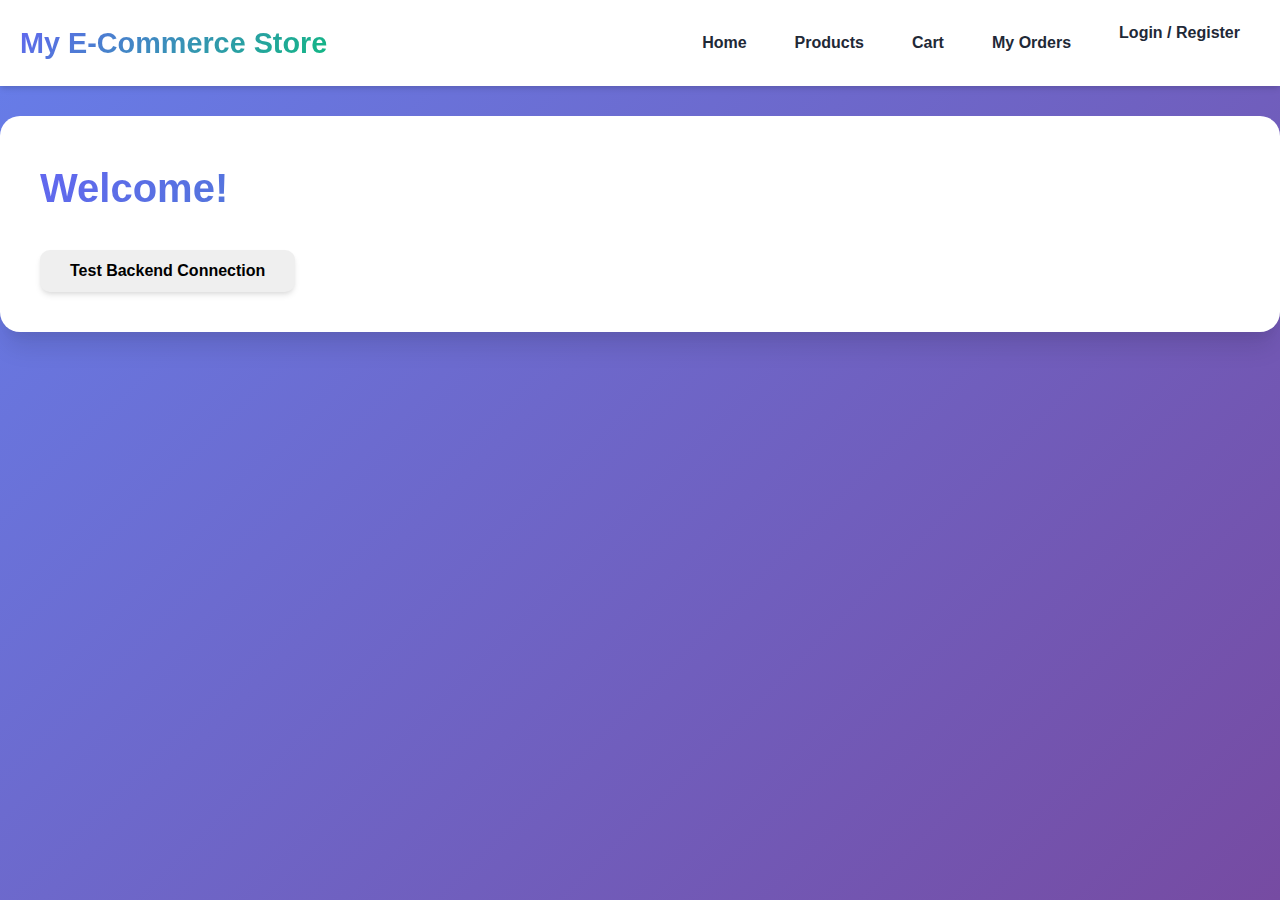
<file: frontend/index.html>
<!DOCTYPE html>
<html lang="en">
<head>
  <meta charset="UTF-8">
  <meta name="viewport" content="width=device-width, initial-scale=1.0">
  <title>E-Commerce Store</title>
  <link rel="stylesheet" href="css/style.css">
  <link rel="stylesheet" href="css/loading.css">
</head>
<body>
  
  <header>
  <div class="container">
    <div class="logo">
      <h1>My E-Commerce Store</h1>
    </div>
    
   <nav>
  <a href="index.html">Home</a>
  <a href="products.html">Products</a>
  <a href="cart.html" style="position: relative;">
    Cart
    <span id="cart-badge" class="cart-badge" style="display: none;">0</span>
  </a>
  <a href="orders.html">My Orders</a>
</nav>
  </div>
</header>

  
  <main>
    <h2>Welcome!</h2>
    <button onclick="testBackend()">Test Backend Connection</button>
    <div id="result"></div>
  </main>
  
  <script>
    async function testBackend() {
      try {
        const response = await fetch('http://127.0.0.1:3000/api/test');
        const data = await response.json();
        document.getElementById('result').innerHTML = 
          '<p style="color: green;">✅ ' + data.message + '</p>';
      } catch (error) {
        document.getElementById('result').innerHTML = 
          '<p style="color: red;">❌ Backend not reachable</p>';
      }
    }
  </script>
  <script src="js/auth-check.js"></script>
</body>
</html>
</file>
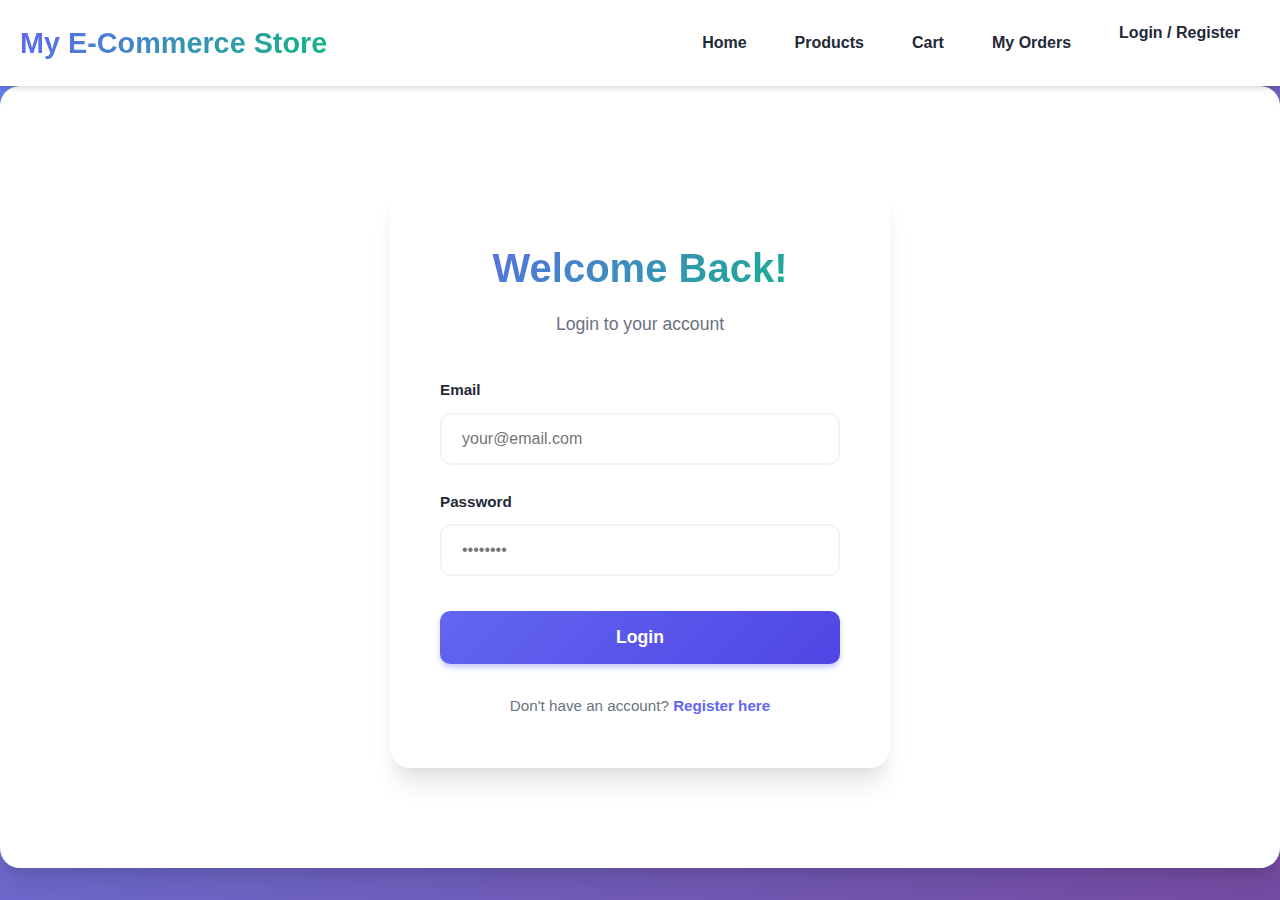
<file: frontend/admin.html>
<!DOCTYPE html>
<html lang="en">
<head>
  <meta charset="UTF-8">
  <meta name="viewport" content="width=device-width, initial-scale=1.0">
  <title>Admin Panel - My Store</title>
  <link rel="stylesheet" href="css/style.css">
  <link rel="stylesheet" href="css/admin.css">
</head>
<body>
  
  <header>
    <div class="container">
      <h1>Admin Panel</h1>
      <nav>
        <a href="index.html">View Store</a>
        <a href="admin.html">Manage Products</a>
      </nav>
    </div>
  </header>
  
  <main class="container">
    <div class="admin-container">
      
      <!-- Add New Product -->
      <div class="add-product-section">
        <h2>Add New Product</h2>
        
        <form id="add-product-form" enctype="multipart/form-data">
          <div class="form-group">
            <label>Product Name *</label>
            <input type="text" id="product-name" required>
          </div>
          
          <div class="form-group">
            <label>Description *</label>
            <textarea id="product-description" rows="3" required></textarea>
          </div>
          
          <div class="form-row">
            <div class="form-group">
              <label>Price ($) *</label>
              <input type="number" id="product-price" step="0.01" required>
            </div>
            
            <div class="form-group">
              <label>Stock *</label>
              <input type="number" id="product-stock" required>
            </div>
          </div>
          
          <div class="form-group">
            <label>Category *</label>
            <select id="product-category" required>
              <option value="">Select Category</option>
              <option value="Electronics">Electronics</option>
              <option value="Audio">Audio</option>
              <option value="Wearables">Wearables</option>
              <option value="Accessories">Accessories</option>
              <option value="Cameras">Cameras</option>
              <option value="Fashion">Fashion</option>
            </select>
          </div>
          
          <div class="form-group">
            <label>Product Image *</label>
            <input type="file" id="product-image" accept="image/*" required>
            <small>Accepted: JPG, PNG (Max 5MB)</small>
          </div>
          
          <div class="image-preview" id="image-preview"></div>
          
          <button type="submit" class="btn-add">Add Product</button>
        </form>
      </div>
      
      <!-- Existing Products -->
      <div class="products-list-section">
        <h2>Manage Products</h2>
        <div id="products-list">
          <p>Loading products...</p>
        </div>
      </div>
      
    </div>
  </main>
  
  <script>
    const API_URL = 'http://127.0.0.1:3000/api';
    
    // Preview image before upload
    document.getElementById('product-image').addEventListener('change', function(e) {
      const file = e.target.files[0];
      if (file) {
        const reader = new FileReader();
        reader.onload = function(event) {
          document.getElementById('image-preview').innerHTML = 
            `<img src="${event.target.result}" alt="Preview">`;
        };
        reader.readAsDataURL(file);
      }
    });
    
    // Add new product
    document.getElementById('add-product-form').addEventListener('submit', async (e) => {
      e.preventDefault();
      
      const name = document.getElementById('product-name').value;
      const description = document.getElementById('product-description').value;
      const price = document.getElementById('product-price').value;
      const stock = document.getElementById('product-stock').value;
      const category = document.getElementById('product-category').value;
      const imageFile = document.getElementById('product-image').files[0];
      
      if (!imageFile) {
        alert('Please select an image');
        return;
      }
      
      // Create image filename
      const imageKey = `products/${Date.now()}-${imageFile.name.replace(/\s/g, '-')}`;
      
      try {
        // First, upload image to S3 (we'll implement the upload endpoint)
        const formData = new FormData();
        formData.append('image', imageFile);
        formData.append('image_key', imageKey);
        
        const uploadResponse = await fetch(`${API_URL}/admin/upload-image`, {
          method: 'POST',
          body: formData
        });
        
        if (!uploadResponse.ok) {
          throw new Error('Image upload failed');
        }
        
        // Then, create product in database
        const productResponse = await fetch(`${API_URL}/admin/products`, {
          method: 'POST',
          headers: { 'Content-Type': 'application/json' },
          body: JSON.stringify({
            name,
            description,
            price: parseFloat(price),
            stock: parseInt(stock),
            category,
            image_key: imageKey
          })
        });
        
        if (productResponse.ok) {
          alert('Product added successfully!');
          document.getElementById('add-product-form').reset();
          document.getElementById('image-preview').innerHTML = '';
          loadProducts();
        } else {
          alert('Failed to add product');
        }
        
      } catch (error) {
        console.error('Error:', error);
        alert('Failed to add product: ' + error.message);
      }
    });
    
    // Load existing products
    async function loadProducts() {
      try {
        const response = await fetch(`${API_URL}/products`);
        const products = await response.json();
        
        displayProducts(products);
        
      } catch (error) {
        console.error('Error:', error);
        document.getElementById('products-list').innerHTML = 
          '<p style="color: red;">Failed to load products</p>';
      }
    }
    
    // Display products
    function displayProducts(products) {
      const container = document.getElementById('products-list');
      
      if (products.length === 0) {
        container.innerHTML = '<p>No products found</p>';
        return;
      }
      
      container.innerHTML = '';
      
      products.forEach(product => {
        const card = document.createElement('div');
        card.className = 'admin-product-card';
        
        card.innerHTML = `
          <img src="${product.imageUrl}" 
              onerror="this.src='https://via.placeholder.com/100?text=${encodeURIComponent(product.name)}'"
          <div class="product-details">
            <h3>${product.name}</h3>
            <p>${product.category}</p>
            <p class="price">$${product.price}</p>
          </div>
          <div class="product-stock">
            <label>Stock:</label>
            <input type="number" value="${product.stock}" 
                   onchange="updateStock(${product.id}, this.value)">
          </div>
          <div class="product-actions">
            <button onclick="editProduct(${product.id})" class="btn-edit">Edit</button>
            <button onclick="deleteProduct(${product.id})" class="btn-delete">Delete</button>
          </div>
        `;
        
        container.appendChild(card);
      });
    }
    
    // Update stock
    async function updateStock(productId, newStock) {
      try {
        const response = await fetch(`${API_URL}/admin/products/${productId}`, {
          method: 'PUT',
          headers: { 'Content-Type': 'application/json' },
          body: JSON.stringify({ stock: parseInt(newStock) })
        });
        
        if (response.ok) {
          alert('Stock updated!');
        } else {
          alert('Failed to update stock');
        }
        
      } catch (error) {
        console.error('Error:', error);
        alert('Failed to update stock');
      }
    }
    
    // Delete product
    async function deleteProduct(productId) {
      if (!confirm('Are you sure you want to delete this product?')) return;
      
      try {
        const response = await fetch(`${API_URL}/admin/products/${productId}`, {
          method: 'DELETE'
        });
        
        if (response.ok) {
          alert('Product deleted!');
          loadProducts();
        } else {
          alert('Failed to delete product');
        }
        
      } catch (error) {
        console.error('Error:', error);
        alert('Failed to delete product');
      }
    }
    
    // Load products on page load
    document.addEventListener('DOMContentLoaded', () => {
      loadProducts();
    });
  </script>
  <script src="js/auth-check.js"></script>
<script>
  // Check if user is admin before loading page
  document.addEventListener('DOMContentLoaded', () => {
    const user = JSON.parse(localStorage.getItem('user'));
    
    if (!user || !user.is_admin) {
      alert('Access denied! Admin privileges required.');
      window.location.href = 'login.html';
    }
  });
</script>
</body>
</html>
</file>
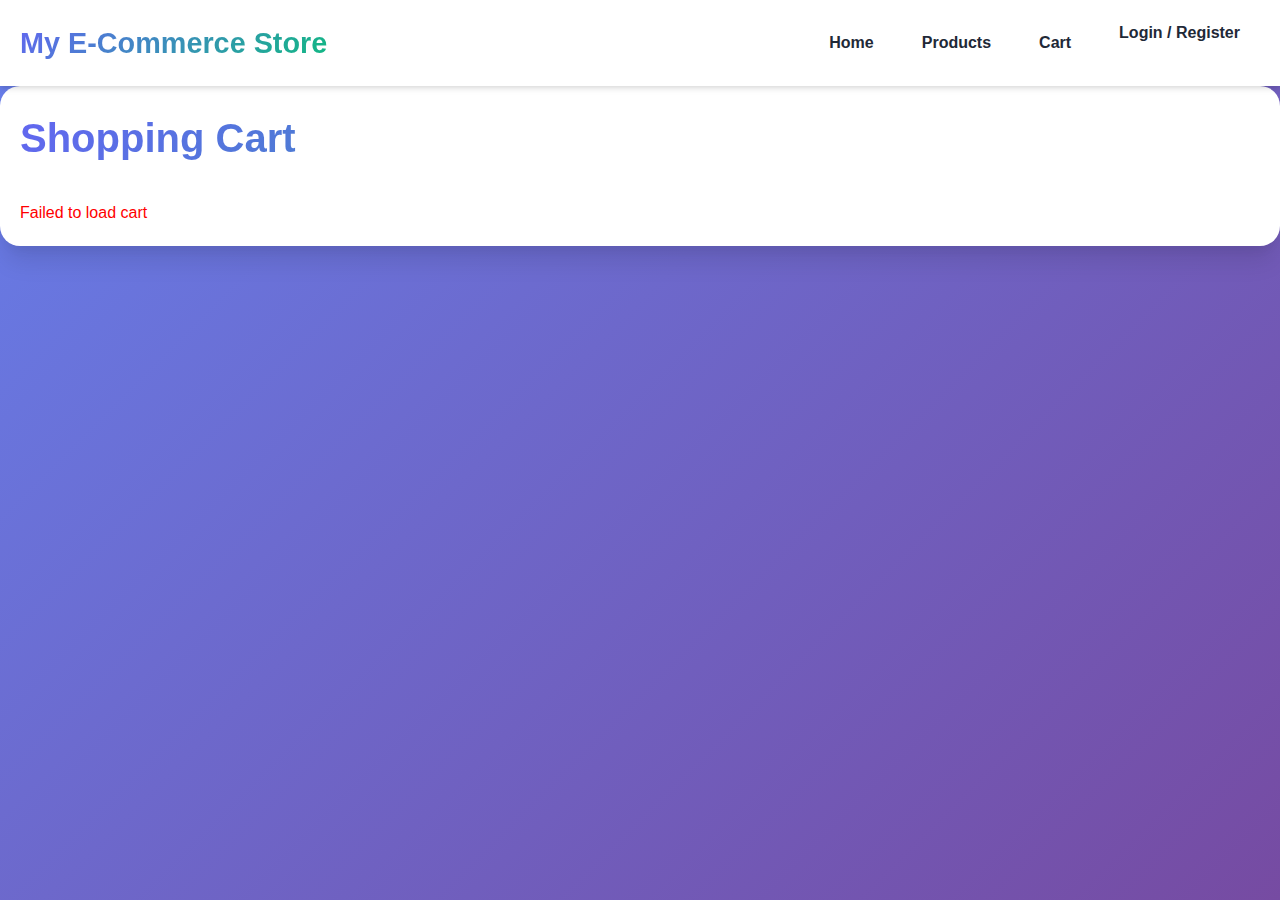
<file: frontend/cart.html>
<!DOCTYPE html>
<html lang="en">
<head>
  <meta charset="UTF-8">
  <meta name="viewport" content="width=device-width, initial-scale=1.0">
  <title>Shopping Cart - My Store</title>
  <link rel="stylesheet" href="css/style.css">
  <link rel="stylesheet" href="css/cart.css">
</head>
<body>
  
  <header>
    <div class="container">
      <h1>My E-Commerce Store</h1>
      <nav>
        <a href="index.html">Home</a>
        <a href="products.html">Products</a>
        <a href="cart.html">Cart</a>
      </nav>
    </div>
  </header>
  
  <main class="container">
    <h2>Shopping Cart</h2>
    
    <div id="cart-container">
      <p>Loading cart...</p>
    </div>
    
    <div id="cart-summary" style="display: none;">
      <div class="summary-box">
        <h3>Order Summary</h3>
        <div class="summary-row">
          <span>Subtotal:</span>
          <span id="subtotal">$0.00</span>
        </div>
        <div class="summary-row">
          <span>Shipping:</span>
          <span>$10.00</span>
        </div>
        <div class="summary-row total">
          <span>Total:</span>
          <span id="total">$0.00</span>
        </div>
        <button class="btn-checkout" onclick="checkout()">
          Proceed to Checkout
        </button>
      </div>
    </div>
  </main>
  
  <script>
    const API_URL = 'http://127.0.0.1:3000/api';
    const USER_ID = 'test_user'; // Temporary until we add authentication
    
    // Load cart
    async function loadCart() {
      try {
        const response = await fetch(`${API_URL}/cart?user_id=${USER_ID}`);
        const data = await response.json();
        
        displayCart(data);
        
      } catch (error) {
        console.error('Error loading cart:', error);
        document.getElementById('cart-container').innerHTML = 
          '<p style="color: red;">Failed to load cart</p>';
      }
    }
    
    // Display cart items
    function displayCart(data) {
      const container = document.getElementById('cart-container');
      
      if (data.items.length === 0) {
        container.innerHTML = `
          <div class="empty-cart">
            <p>Your cart is empty</p>
            <a href="products.html" class="btn-primary">Continue Shopping</a>
          </div>
        `;
        document.getElementById('cart-summary').style.display = 'none';
        return;
      }
      
      container.innerHTML = '';
      
      data.items.forEach(item => {
        const cartItem = document.createElement('div');
        cartItem.className = 'cart-item';
        
        cartItem.innerHTML = `
          <img src="${item.imageUrl}" 
          alt="${item.name}"
          onerror="this.src='https://via.placeholder.com/100?text=${encodeURIComponent(item.name)}'">
          <div class="item-details">
            <h3>${item.name}</h3>
            <p class="item-price">$${item.price}</p>
          </div>
          <div class="item-quantity">
            <button onclick="updateQuantity(${item.id}, ${item.quantity - 1})">-</button>
            <span>${item.quantity}</span>
            <button onclick="updateQuantity(${item.id}, ${item.quantity + 1})">+</button>
          </div>
          <div class="item-total">
            <p>$${(item.price * item.quantity).toFixed(2)}</p>
          </div>
          <button class="btn-remove" onclick="removeItem(${item.id})">Remove</button>
        `;
        
        container.appendChild(cartItem);
      });
      
      // Update summary
      document.getElementById('subtotal').textContent = `$${data.total.toFixed(2)}`;
      document.getElementById('total').textContent = `$${(data.total + 10).toFixed(2)}`;
      document.getElementById('cart-summary').style.display = 'block';
    }
    
    // Update quantity
    async function updateQuantity(cartId, newQuantity) {
      if (newQuantity < 1) {
        removeItem(cartId);
        return;
      }
      
      try {
        await fetch(`${API_URL}/cart/${cartId}`, {
          method: 'PUT',
          headers: { 'Content-Type': 'application/json' },
          body: JSON.stringify({ quantity: newQuantity })
        });
        
        loadCart(); // Reload cart
        
      } catch (error) {
        console.error('Error updating quantity:', error);
        alert('Failed to update quantity');
      }
    }
    
    // Remove item
    async function removeItem(cartId) {
      if (!confirm('Remove this item from cart?')) return;
      
      try {
        await fetch(`${API_URL}/cart/${cartId}`, {
          method: 'DELETE'
        });
        
        loadCart(); // Reload cart
        
      } catch (error) {
        console.error('Error removing item:', error);
        alert('Failed to remove item');
      }
    }
    
    // Checkout (placeholder)
 function checkout() {
  window.location.href = 'checkout.html';
}
    
    // Load cart on page load
    document.addEventListener('DOMContentLoaded', () => {
      loadCart();
    });
  </script>
  <script src="js/auth-check.js"></script>
</body>
</html>
</file>
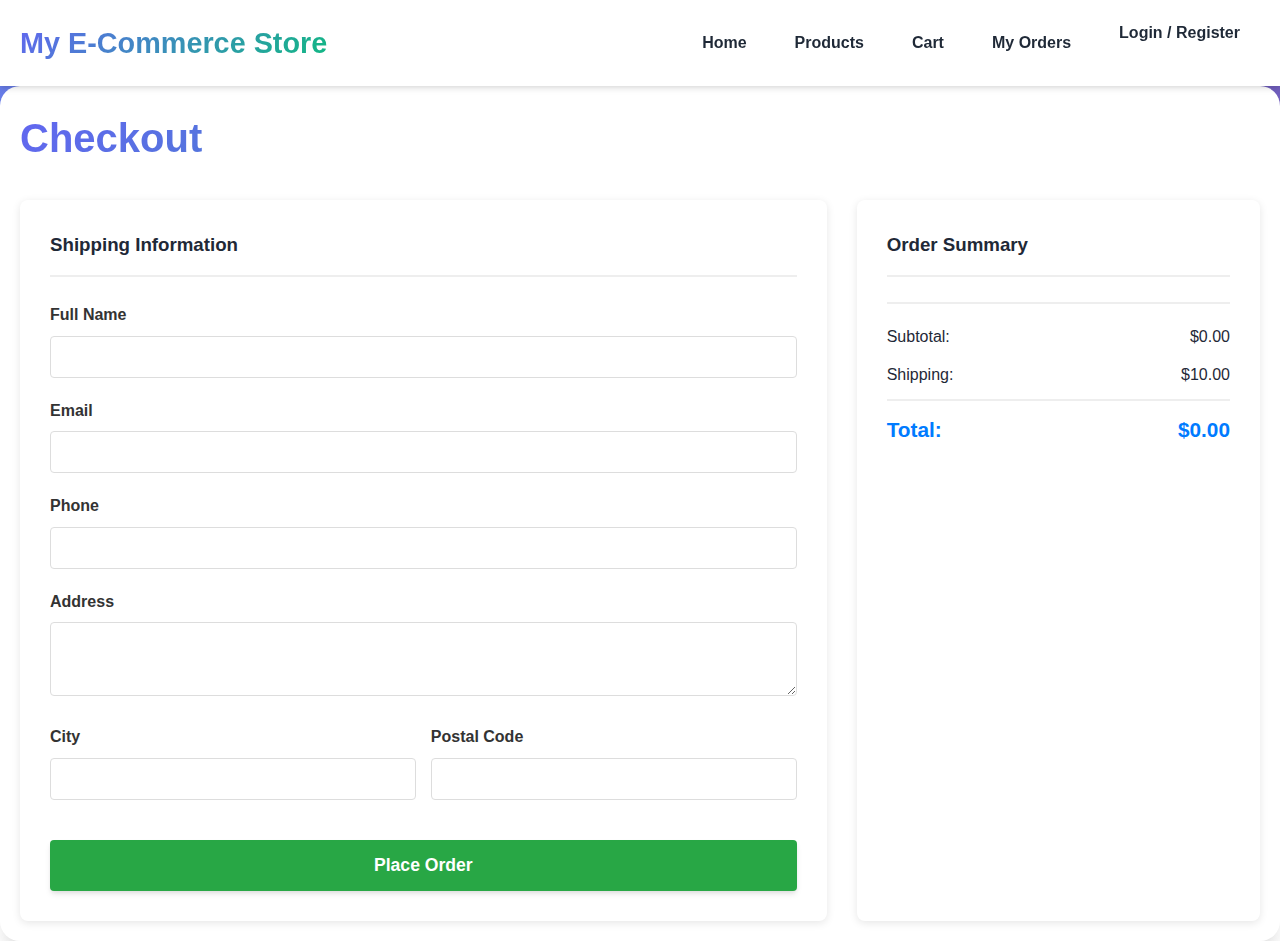
<file: frontend/checkout.html>
<!DOCTYPE html>
<html lang="en">
<head>
  <meta charset="UTF-8">
  <meta name="viewport" content="width=device-width, initial-scale=1.0">
  <title>Checkout - My Store</title>
  <link rel="stylesheet" href="css/style.css">
  <link rel="stylesheet" href="css/checkout.css">
  <link rel="stylesheet" href="css/loading.css">
</head>
<body>
  
  <header>
    <div class="container">
      <h1>My E-Commerce Store</h1>
     <nav>
  <a href="index.html">Home</a>
  <a href="products.html">Products</a>
  <a href="cart.html" style="position: relative;">
    Cart
    <span id="cart-badge" class="cart-badge" style="display: none;">0</span>
  </a>
  <a href="orders.html">My Orders</a>
</nav>
    </div>
  </header>
  
  <main class="container">
    <h2>Checkout</h2>
    
    <div class="checkout-container">
      <div class="checkout-form">
        <h3>Shipping Information</h3>
        <form id="checkout-form">
          <div class="form-group">
            <label>Full Name</label>
            <input type="text" id="name" required>
          </div>
          
          <div class="form-group">
            <label>Email</label>
            <input type="email" id="email" required>
          </div>
          
          <div class="form-group">
            <label>Phone</label>
            <input type="tel" id="phone" required>
          </div>
          
          <div class="form-group">
            <label>Address</label>
            <textarea id="address" rows="3" required></textarea>
          </div>
          
          <div class="form-row">
            <div class="form-group">
              <label>City</label>
              <input type="text" id="city" required>
            </div>
            
            <div class="form-group">
              <label>Postal Code</label>
              <input type="text" id="postal" required>
            </div>
          </div>
          
          <button type="submit" class="btn-place-order">Place Order</button>
        </form>
      </div>
      
      <div class="order-summary">
        <h3>Order Summary</h3>
        <div id="order-items"></div>
        <div class="summary-totals">
          <div class="summary-row">
            <span>Subtotal:</span>
            <span id="subtotal">$0.00</span>
          </div>
          <div class="summary-row">
            <span>Shipping:</span>
            <span>$10.00</span>
          </div>
          <div class="summary-row total">
            <span>Total:</span>
            <span id="total">$0.00</span>
          </div>
        </div>
      </div>
    </div>
  </main>
  
  <script>
    const API_URL = 'http://127.0.0.1:3000/api';
    const USER_ID = 'test_user';
    
    // Load cart summary
    async function loadCartSummary() {
      try {
        const response = await fetch(`${API_URL}/cart?user_id=${USER_ID}`);
        const data = await response.json();
        
        if (data.items.length === 0) {
          alert('Your cart is empty!');
          window.location.href = 'products.html';
          return;
        }
        
        displayOrderSummary(data);
        
      } catch (error) {
        console.error('Error:', error);
      }
    }
    
    // Display order summary
    function displayOrderSummary(data) {
      const container = document.getElementById('order-items');
      
      container.innerHTML = '';
      
      data.items.forEach(item => {
        const div = document.createElement('div');
        div.className = 'order-item';
        div.innerHTML = `
          <span>${item.name} x ${item.quantity}</span>
          <span>$${(item.price * item.quantity).toFixed(2)}</span>
        `;
        container.appendChild(div);
      });
      
      document.getElementById('subtotal').textContent = `$${data.total.toFixed(2)}`;
      document.getElementById('total').textContent = `$${(data.total + 10).toFixed(2)}`;
    }
    
    // Place order
    document.getElementById('checkout-form').addEventListener('submit', async (e) => {
      e.preventDefault();
      
      const name = document.getElementById('name').value;
      const email = document.getElementById('email').value;
      const phone = document.getElementById('phone').value;
      const address = document.getElementById('address').value;
      const city = document.getElementById('city').value;
      const postal = document.getElementById('postal').value;
      
      const shipping_address = `${name}\n${address}\n${city}, ${postal}\nPhone: ${phone}\nEmail: ${email}`;
      
      try {
        const response = await fetch(`${API_URL}/orders`, {
          method: 'POST',
          headers: { 'Content-Type': 'application/json' },
          body: JSON.stringify({
            user_id: USER_ID,
            shipping_address: shipping_address
          })
        });
        
        const result = await response.json();
        
        if (response.ok) {
          alert(`Order placed successfully! Order ID: ${result.order_id}`);
          window.location.href = `order-confirmation.html?id=${result.order_id}`;
        } else {
          alert(result.error || 'Failed to place order');
        }
        
      } catch (error) {
        console.error('Error:', error);
        alert('Failed to place order');
      }
    });
    
    // Load on page load
    document.addEventListener('DOMContentLoaded', () => {
      loadCartSummary();
    });
  </script>
  <script src="js/auth-check.js"></script>
</body>
</html>
</file>
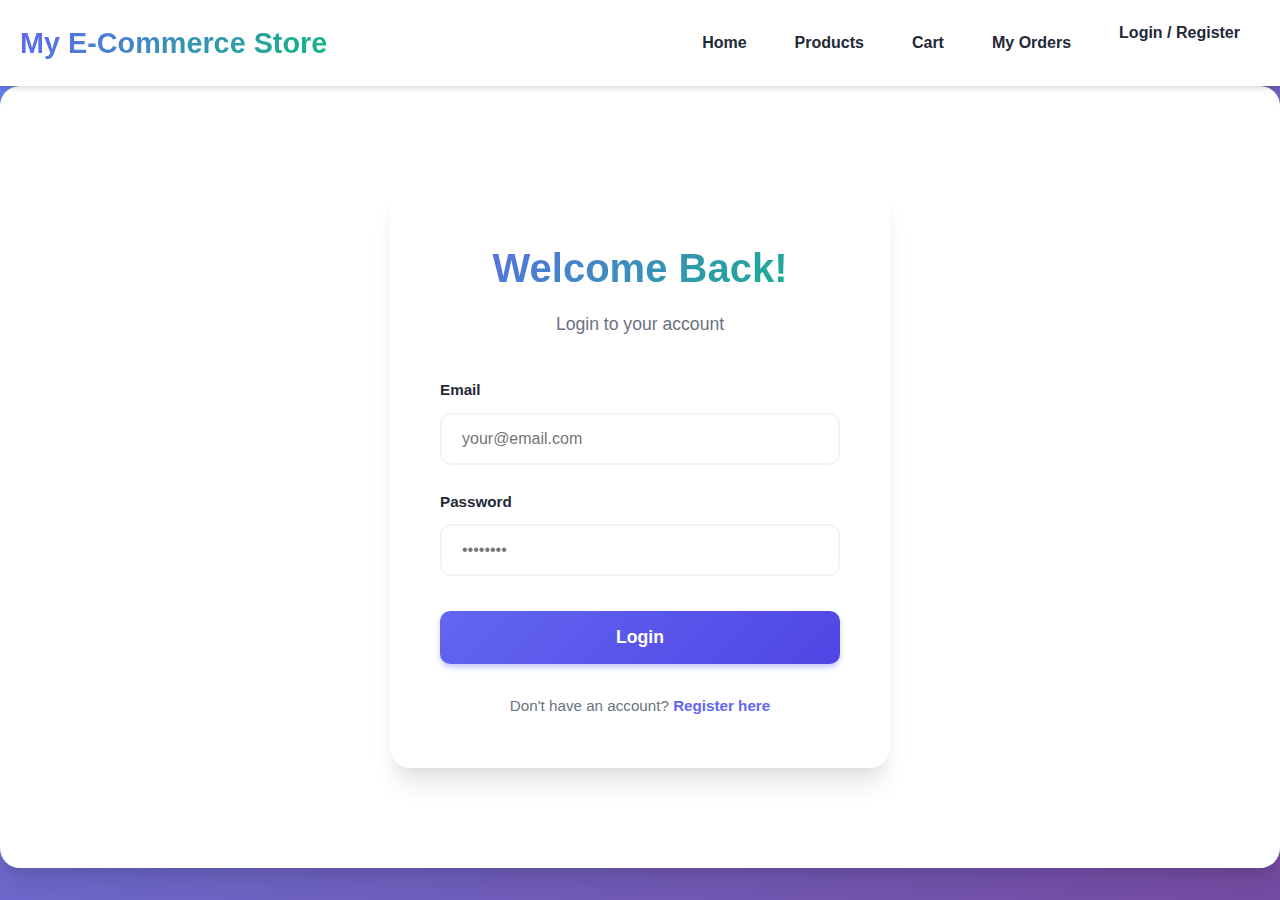
<file: frontend/login.html>
<!DOCTYPE html>
<html lang="en">
<head>
  <meta charset="UTF-8">
  <meta name="viewport" content="width=device-width, initial-scale=1.0">
  <title>Login - My Store</title>
  <link rel="stylesheet" href="css/style.css">
  <link rel="stylesheet" href="css/auth.css">
  <link rel="stylesheet" href="css/loading.css">
</head>
<body>
  
  <header>
    <div class="container">
      <h1>My E-Commerce Store</h1>
      <nav>
  <a href="index.html">Home</a>
  <a href="products.html">Products</a>
  <a href="cart.html" style="position: relative;">
    Cart
    <span id="cart-badge" class="cart-badge" style="display: none;">0</span>
  </a>
  <a href="orders.html">My Orders</a>
</nav>
    </div>
  </header>
  
  <main class="container">
    <div class="auth-container">
      
      <!-- Login Form -->
      <div id="login-section" class="auth-box">
        <h2>Welcome Back!</h2>
        <p class="subtitle">Login to your account</p>
        
        <form id="login-form">
          <div class="form-group">
            <label>Email</label>
            <input type="email" id="login-email" placeholder="your@email.com" required>
          </div>
          
          <div class="form-group">
            <label>Password</label>
            <input type="password" id="login-password" placeholder="••••••••" required>
          </div>
          
          <button type="submit" class="btn-submit">Login</button>
        </form>
        
        <p class="toggle-auth">
          Don't have an account? 
          <a href="#" onclick="showRegister()">Register here</a>
        </p>
      </div>
      
      <!-- Register Form -->
      <div id="register-section" class="auth-box" style="display: none;">
        <h2>Create Account</h2>
        <p class="subtitle">Join us today!</p>
        
        <form id="register-form">
          <div class="form-group">
            <label>Full Name</label>
            <input type="text" id="register-name" placeholder="John Doe" required>
          </div>
          
          <div class="form-group">
            <label>Email</label>
            <input type="email" id="register-email" placeholder="your@email.com" required>
          </div>
          
          <div class="form-group">
            <label>Password</label>
            <input type="password" id="register-password" placeholder="••••••••" 
                   minlength="6" required>
          </div>
          
          <div class="form-group">
            <label>Confirm Password</label>
            <input type="password" id="register-confirm" placeholder="••••••••" 
                   minlength="6" required>
          </div>
          
          <button type="submit" class="btn-submit">Create Account</button>
        </form>
        
        <p class="toggle-auth">
          Already have an account? 
          <a href="#" onclick="showLogin()">Login here</a>
        </p>
      </div>
      
    </div>
  </main>
  
  <script>
    const API_URL = 'http://127.0.0.1:3000/api';
    
    // Toggle between login and register
    function showRegister() {
      document.getElementById('login-section').style.display = 'none';
      document.getElementById('register-section').style.display = 'block';
    }
    
    function showLogin() {
      document.getElementById('register-section').style.display = 'none';
      document.getElementById('login-section').style.display = 'block';
    }
    
    // Check if already logged in
    if (localStorage.getItem('user')) {
      window.location.href = 'index.html';
    }
    
    // Login
    document.getElementById('login-form').addEventListener('submit', async (e) => {
      e.preventDefault();
      
      const email = document.getElementById('login-email').value;
      const password = document.getElementById('login-password').value;
      
      try {
        const response = await fetch(`${API_URL}/auth/login`, {
          method: 'POST',
          headers: { 'Content-Type': 'application/json' },
          body: JSON.stringify({ email, password })
        });
        
        const result = await response.json();
        
        if (response.ok) {
          // Save user info
          localStorage.setItem('user', JSON.stringify(result.user));
          localStorage.setItem('token', result.token);
          
          alert('Login successful!');
          window.location.href = 'index.html';
        } else {
          alert(result.error || 'Login failed');
        }
        
      } catch (error) {
        console.error('Error:', error);
        alert('Login failed. Please try again.');
      }
    });
    
    // Register
    document.getElementById('register-form').addEventListener('submit', async (e) => {
      e.preventDefault();
      
      const name = document.getElementById('register-name').value;
      const email = document.getElementById('register-email').value;
      const password = document.getElementById('register-password').value;
      const confirm = document.getElementById('register-confirm').value;
      
      if (password !== confirm) {
        alert('Passwords do not match!');
        return;
      }
      
      try {
        const response = await fetch(`${API_URL}/auth/register`, {
          method: 'POST',
          headers: { 'Content-Type': 'application/json' },
          body: JSON.stringify({ name, email, password })
        });
        
        const result = await response.json();
        
        if (response.ok) {
          // Save user info
          localStorage.setItem('user', JSON.stringify(result.user));
          localStorage.setItem('token', result.token);
          
          alert('Registration successful!');
          window.location.href = 'index.html';
        } else {
          alert(result.error || 'Registration failed');
        }
        
      } catch (error) {
        console.error('Error:', error);
        alert('Registration failed. Please try again.');
      }
    });
  </script>
  <script src="js/auth-check.js"></script>
</body>
</html>
</file>
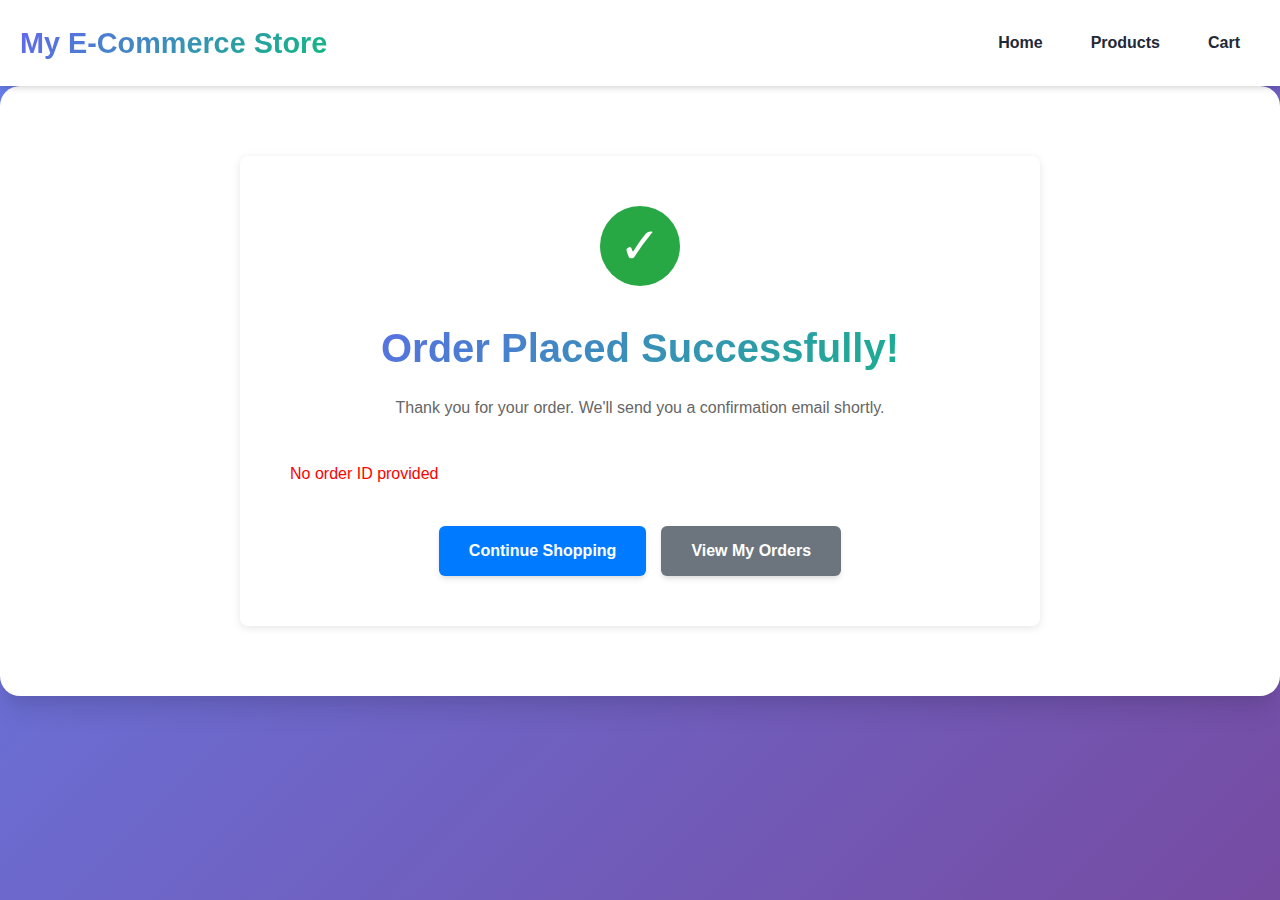
<file: frontend/order-confirmation.html>
<!DOCTYPE html>
<html lang="en">
<head>
  <meta charset="UTF-8">
  <meta name="viewport" content="width=device-width, initial-scale=1.0">
  <title>Order Confirmation - My Store</title>
  <link rel="stylesheet" href="css/style.css">
  <link rel="stylesheet" href="css/order.css">
</head>
<body>
  
  <header>
    <div class="container">
      <h1>My E-Commerce Store</h1>
      <nav>
        <a href="index.html">Home</a>
        <a href="products.html">Products</a>
        <a href="cart.html">Cart</a>
      </nav>
    </div>
  </header>
  
  <main class="container">
    <div class="confirmation-box">
      <div class="success-icon">✓</div>
      <h2>Order Placed Successfully!</h2>
      <p>Thank you for your order. We'll send you a confirmation email shortly.</p>
      
      <div id="order-details">
        <p>Loading order details...</p>
      </div>
      
      <div class="actions">
        <a href="products.html" class="btn-primary">Continue Shopping</a>
        <a href="orders.html" class="btn-secondary">View My Orders</a>
      </div>
    </div>
  </main>
  
  <script>
    const API_URL = 'http://127.0.0.1:3000/api';
    
    async function loadOrderDetails() {
      const urlParams = new URLSearchParams(window.location.search);
      const orderId = urlParams.get('id');
      
      if (!orderId) {
        document.getElementById('order-details').innerHTML = 
          '<p style="color: red;">No order ID provided</p>';
        return;
      }
      
      try {
        const response = await fetch(`${API_URL}/orders/${orderId}`);
        const order = await response.json();
        
        displayOrderDetails(order);
        
      } catch (error) {
        console.error('Error:', error);
        document.getElementById('order-details').innerHTML = 
          '<p style="color: red;">Failed to load order details</p>';
      }
    }
    
    function displayOrderDetails(order) {
      const container = document.getElementById('order-details');
      
      let itemsHtml = '';
      order.items.forEach(item => {
        itemsHtml += `
          <div class="order-item">
            <img src="https://via.placeholder.com/60?text=${encodeURIComponent(item.name)}" alt="${item.name}">
            <div class="item-info">
              <h4>${item.name}</h4>
              <p>Quantity: ${item.quantity}</p>
            </div>
            <div class="item-price">$${(item.price * item.quantity).toFixed(2)}</div>
          </div>
        `;
      });
      
      container.innerHTML = `
        <div class="order-info">
          <div class="info-row">
            <span>Order ID:</span>
            <span>#${order.id}</span>
          </div>
          <div class="info-row">
            <span>Order Date:</span>
            <span>${new Date(order.created_at).toLocaleDateString()}</span>
          </div>
          <div class="info-row">
            <span>Status:</span>
            <span class="status-badge">${order.status}</span>
          </div>
          <div class="info-row">
            <span>Total Amount:</span>
            <span class="total-amount">$${parseFloat(order.total_amount).toFixed(2)}</span>
          </div>
        </div>
        
        <div class="order-items-list">
          <h3>Order Items</h3>
          ${itemsHtml}
        </div>
        
        <div class="shipping-info">
          <h3>Shipping Address</h3>
          <pre>${order.shipping_address}</pre>
        </div>
      `;
    }
    
    document.addEventListener('DOMContentLoaded', () => {
      loadOrderDetails();
    });
  </script>
  
</body>
</html>
</file>
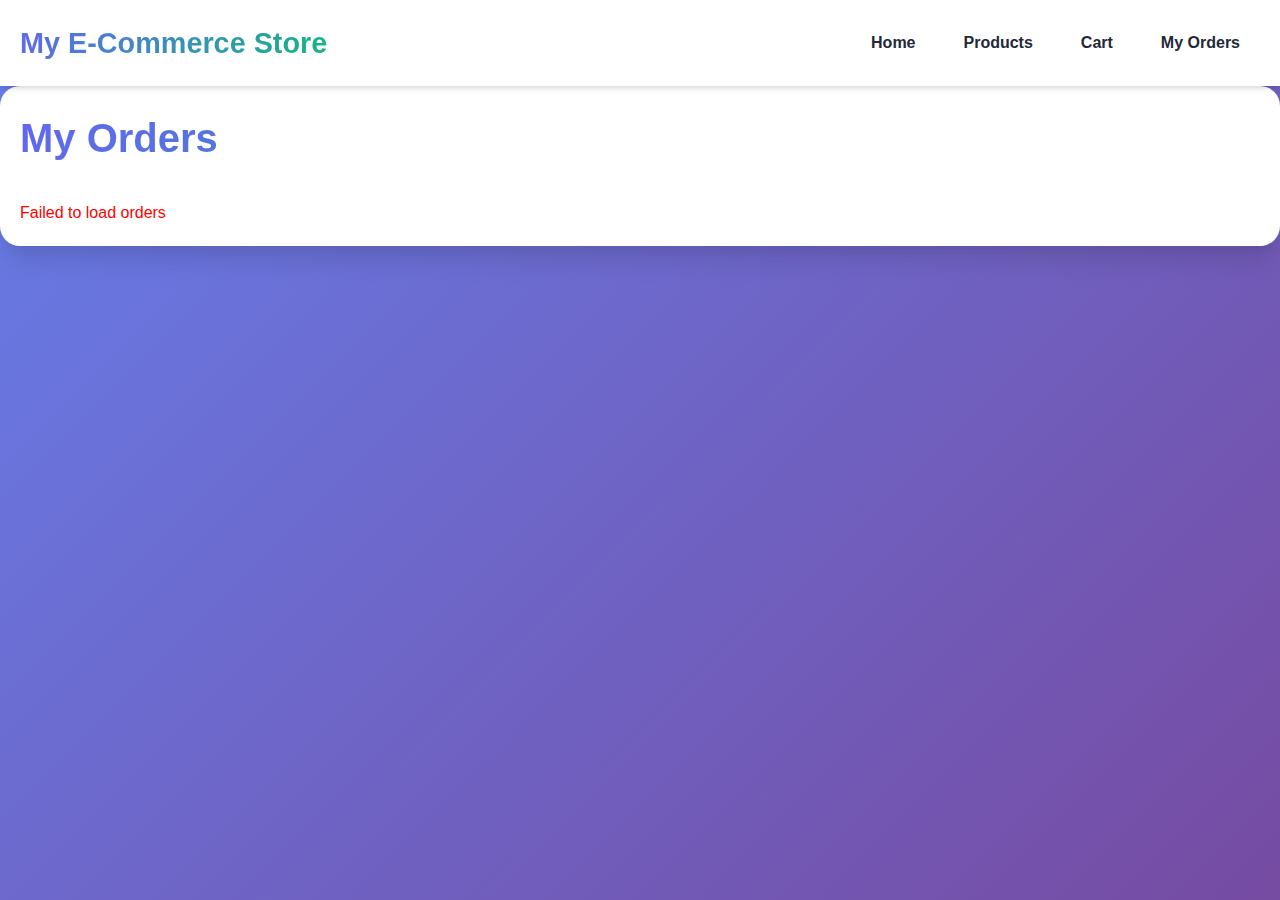
<file: frontend/orders.html>
<!DOCTYPE html>
<html lang="en">
<head>
  <meta charset="UTF-8">
  <meta name="viewport" content="width=device-width, initial-scale=1.0">
  <title>My Orders - My Store</title>
  <link rel="stylesheet" href="css/style.css">
  <link rel="stylesheet" href="css/order.css">
</head>
<body>
  
  <header>
    <div class="container">
      <h1>My E-Commerce Store</h1>
      <nav>
        <a href="index.html">Home</a>
        <a href="products.html">Products</a>
        <a href="cart.html">Cart</a>
        <a href="orders.html">My Orders</a>
      </nav>
    </div>
  </header>
  
  <main class="container">
    <h2>My Orders</h2>
    
    <div id="orders-container">
      <p>Loading orders...</p>
    </div>
  </main>
  
  <script>
    const API_URL = 'http://127.0.0.1:3000/api';
    const USER_ID = 'test_user';
    
    async function loadOrders() {
      try {
        const response = await fetch(`${API_URL}/orders?user_id=${USER_ID}`);
        const orders = await response.json();
        
        displayOrders(orders);
        
      } catch (error) {
        console.error('Error:', error);
        document.getElementById('orders-container').innerHTML = 
          '<p style="color: red;">Failed to load orders</p>';
      }
    }
    
    function displayOrders(orders) {
      const container = document.getElementById('orders-container');
      
      if (orders.length === 0) {
        container.innerHTML = `
          <div class="empty-orders">
            <p>You haven't placed any orders yet.</p>
            <a href="products.html" class="btn-primary">Start Shopping</a>
          </div>
        `;
        return;
      }
      
      container.innerHTML = '';
      
      orders.forEach(order => {
        const orderCard = document.createElement('div');
        orderCard.className = 'order-card';
        
        orderCard.innerHTML = `
          <div class="order-header">
            <div>
              <h3>Order #${order.id}</h3>
              <p class="order-date">${new Date(order.created_at).toLocaleDateString()}</p>
            </div>
            <div class="order-status">
              <span class="status-badge ${order.status}">${order.status}</span>
            </div>
          </div>
          
          <div class="order-body">
            <div class="order-total">
              <span>Total:</span>
              <span class="amount">$${parseFloat(order.total_amount).toFixed(2)}</span>
            </div>
            <button onclick="viewOrder(${order.id})" class="btn-view">View Details</button>
          </div>
        `;
        
        container.appendChild(orderCard);
      });
    }
    
    function viewOrder(orderId) {
      window.location.href = `order-confirmation.html?id=${orderId}`;
    }
    
    document.addEventListener('DOMContentLoaded', () => {
      loadOrders();
    });
  </script>
  
</body>
</html>
</file>
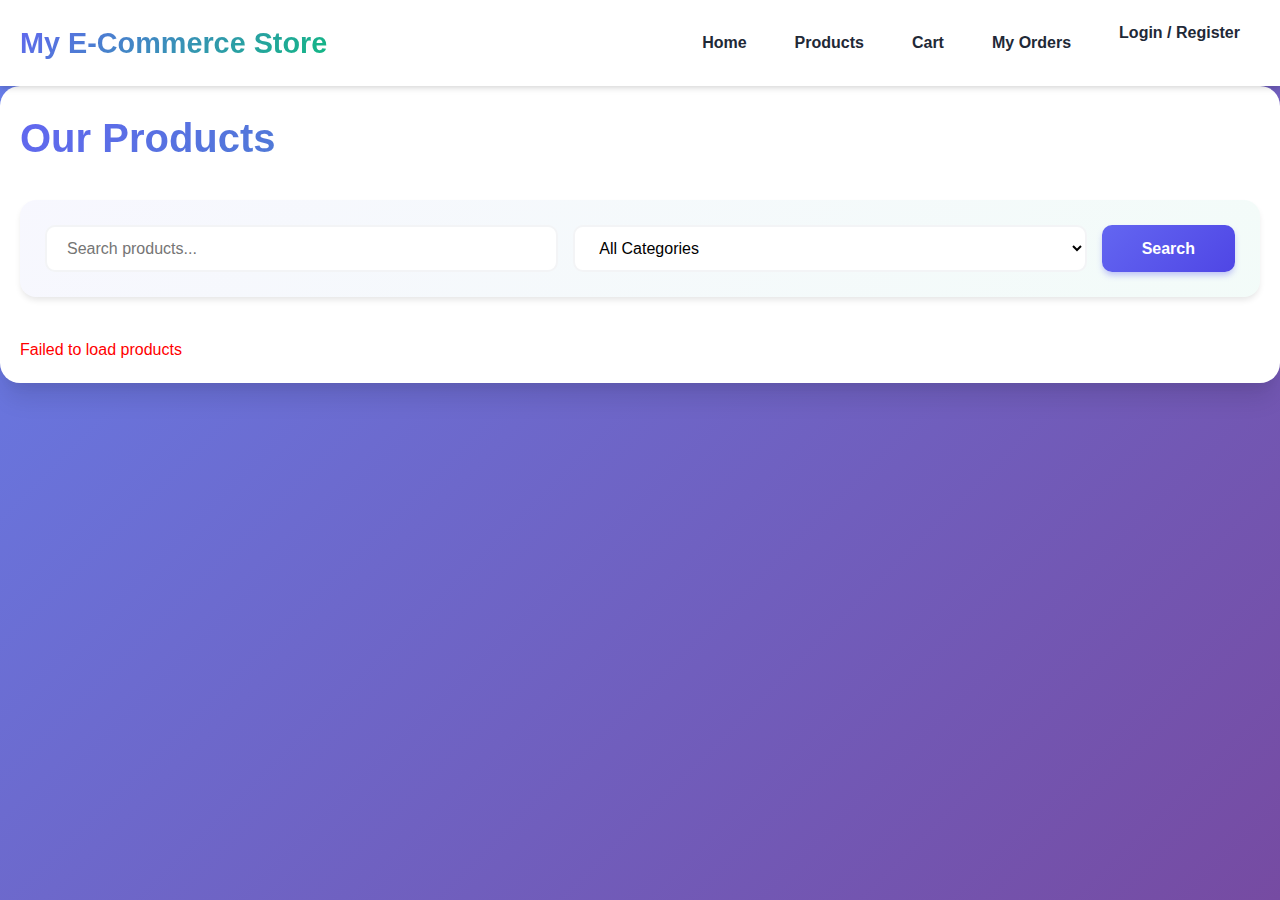
<file: frontend/products.html>
<!DOCTYPE html>
<html lang="en">
<head>
  <meta charset="UTF-8">
  <meta name="viewport" content="width=device-width, initial-scale=1.0">
  <title>Products - My Store</title>
  <link rel="stylesheet" href="css/style.css">
  <link rel="stylesheet" href="css/products.css">
  <link rel="stylesheet" href="css/loading.css">
</head>
<body>
  
  <header>
    <div class="container">
      <h1>My E-Commerce Store</h1>
      <nav>
  <a href="index.html">Home</a>
  <a href="products.html">Products</a>
  <a href="cart.html" style="position: relative;">
    Cart
    <span id="cart-badge" class="cart-badge" style="display: none;">0</span>
  </a>
  <a href="orders.html">My Orders</a>
</nav>
    </div>
  </header>
  
  <main class="container">
    <h2>Our Products</h2>
    
    <!-- Filters -->
    <div class="filters">
      <input type="text" id="search-input" placeholder="Search products...">
      
      <select id="category-filter">
        <option value="">All Categories</option>
        <option value="Electronics">Electronics</option>
        <option value="Audio">Audio</option>
        <option value="Wearables">Wearables</option>
        <option value="Accessories">Accessories</option>
        <option value="Cameras">Cameras</option>
        <option value="Fashion">Fashion</option>
      </select>
      
      <button onclick="applyFilters()">Search</button>
    </div>
    
    <!-- Products Grid -->
    <div id="products-container" class="products-grid">
      <p>Loading products...</p>
    </div>
  </main>
  
  <script>
    const API_URL = 'http://127.0.0.1:3000/api';

    // Load categories dynamically
    async function loadCategories() {
      try {
        const response = await fetch(`${API_URL}/categories`);
         const categories = await response.json();
    
        const select = document.getElementById('category-filter');
    
        // Clear existing options except "All Categories"
         select.innerHTML = '<option value="">All Categories</option>';
    
       // Add categories from database
        categories.forEach(category => {
          const option = document.createElement('option');
           option.value = category;
           option.textContent = category;
          select.appendChild(option);
    });
    
  } catch (error) {
    console.error('Error loading categories:', error);
  }
}

    // Call on page load
      document.addEventListener('DOMContentLoaded', () => {
      loadProducts();
      loadCategories(); // Add this line
      updateCartCount();
});

    
      // Show loading skeleton
function showLoading() {
  const container = document.getElementById('products-container');
  container.innerHTML = '';
  
  // Create 6 skeleton cards
  for (let i = 0; i < 6; i++) {
    const skeleton = document.createElement('div');
    skeleton.className = 'skeleton-card';
    skeleton.innerHTML = `
      <div class="skeleton-image"></div>
      <div style="padding: 20px;">
        <div class="skeleton-text title"></div>
        <div class="skeleton-text description"></div>
        <div class="skeleton-text description"></div>
        <div class="skeleton-text price"></div>
      </div>
    `;
    container.appendChild(skeleton);
  }
}

// Update loadProducts to use it
async function loadProducts(filters = {}) {
  try {
    showLoading(); // Show skeleton
    
    const params = new URLSearchParams(filters);
    const url = `${API_URL}/products?${params}`;
    
    const response = await fetch(url);
    const products = await response.json();
    
    displayProducts(products);
    
  } catch (error) {
    console.error('Error loading products:', error);
    document.getElementById('products-container').innerHTML = 
      '<div class="error-message">Failed to load products. Please try again.</div>';
  }
}
    
    // Load products on page load
    async function loadProducts(filters = {}) {
      try {
        // Build query string
        const params = new URLSearchParams(filters);
        const url = `${API_URL}/products?${params}`;
        
        const response = await fetch(url);
        const products = await response.json();
        
        displayProducts(products);
        
      } catch (error) {
        console.error('Error loading products:', error);
        document.getElementById('products-container').innerHTML = 
          '<p style="color: red;">Failed to load products</p>';
      }
    }
    
    // Display products in grid
    function displayProducts(products) {
  const container = document.getElementById('products-container');
  
  if (products.length === 0) {
    container.innerHTML = '<p>No products found</p>';
    return;
  }
  
  container.innerHTML = '';
  
  products.forEach(product => {
    const card = document.createElement('div');
    card.className = 'product-card';
    
    card.innerHTML = `
      <img src="${product.imageUrl}" 
           alt="${product.name}"
           onerror="this.src='https://via.placeholder.com/300x200?text=${encodeURIComponent(product.name)}'">
      <div class="product-info">
        <h3>${product.name}</h3>
        <p class="description">${product.description || ''}</p>
        <div class="product-footer">
          <span class="price">$${product.price}</span>
          <span class="stock">Stock: ${product.stock}</span>
        </div>
        ${product.stock > 0 ? 
          `<button class="btn-primary" onclick="addToCart(${product.id})">Add to Cart</button>` :
          `<button class="btn-primary" disabled style="opacity: 0.5;">Out of Stock</button>`
        }
      </div>
    `;
    
    container.appendChild(card);
  });
}
    
    // Apply filters
    function applyFilters() {
      const search = document.getElementById('search-input').value;
      const category = document.getElementById('category-filter').value;
      
      const filters = {};
      if (search) filters.search = search;
      if (category) filters.category = category;
      
      loadProducts(filters);
    }
    
    // Add to cart (placeholder)
    async function addToCart(productId) {
  try {
    const response = await fetch(`${API_URL}/cart`, {
      method: 'POST',
      headers: { 'Content-Type': 'application/json' },
      body: JSON.stringify({
        user_id: 'test_user',
        product_id: productId,
        quantity: 1
      })
    });
    
    if (response.ok) {
      alert('Product added to cart!');
    } else {
      alert('Failed to add to cart');
    }
    
  } catch (error) {
    console.error('Error:', error);
    alert('Failed to add to cart');
  }
}
    
    // Load products when page loads
    document.addEventListener('DOMContentLoaded', () => {
      loadProducts();
    });
  </script>
  <script src="js/auth-check.js"></script>
</body>
</html>
</file>
<file: frontend/css/style.css>
* {
  margin: 0;
  padding: 0;
  box-sizing: border-box;
}

:root {
  --primary: #6366f1;
  --primary-dark: #4f46e5;
  --secondary: #10b981;
  --danger: #ef4444;
  --dark: #1f2937;
  --gray: #6b7280;
  --light-gray: #f3f4f6;
  --white: #ffffff;
  --shadow: 0 4px 6px -1px rgba(0, 0, 0, 0.1), 0 2px 4px -1px rgba(0, 0, 0, 0.06);
  --shadow-lg: 0 20px 25px -5px rgba(0, 0, 0, 0.1), 0 10px 10px -5px rgba(0, 0, 0, 0.04);
}

body {
  font-family: 'Segoe UI', Tahoma, Geneva, Verdana, sans-serif;
  background: linear-gradient(135deg, #667eea 0%, #764ba2 100%);
  background-attachment: fixed;
  min-height: 100vh;
  color: var(--dark);
  line-height: 1.6;
}

/* Header */
header {
  background: var(--white);
  box-shadow: var(--shadow);
  position: sticky;
  top: 0;
  z-index: 1000;
}

header .container {
  max-width: 1400px;
  margin: 0 auto;
  padding: 20px;
  display: flex;
  justify-content: space-between;
  align-items: center;
}

header h1 {
  background: linear-gradient(135deg, var(--primary), var(--secondary));
  -webkit-background-clip: text;
  -webkit-text-fill-color: transparent;
  background-clip: text;
  font-size: 1.8rem;
  font-weight: 800;
}

nav {
  display: flex;
  gap: 8px;
}

nav a {
  color: var(--dark);
  text-decoration: none;
  padding: 10px 20px;
  border-radius: 8px;
  font-weight: 600;
  transition: all 0.3s;
  position: relative;
}

nav a::after {
  content: '';
  position: absolute;
  bottom: 0;
  left: 50%;
  transform: translateX(-50%);
  width: 0;
  height: 3px;
  background: linear-gradient(90deg, var(--primary), var(--secondary));
  transition: width 0.3s;
}

nav a:hover::after {
  width: 80%;
}

nav a:hover {
  color: var(--primary);
}

/* Container */
.container {
  max-width: 1400px;
  margin: 0 auto;
  padding: 20px;
}

/* Main Content */
main {
  background: var(--white);
  border-radius: 20px;
  padding: 40px;
  margin: 30px auto;
  box-shadow: var(--shadow-lg);
}

main h2 {
  font-size: 2.5rem;
  margin-bottom: 30px;
  background: linear-gradient(135deg, var(--primary), var(--secondary));
  -webkit-background-clip: text;
  -webkit-text-fill-color: transparent;
  background-clip: text;
  font-weight: 800;
}

/* Buttons */
button,
.btn-primary,
.btn-secondary {
  padding: 12px 30px;
  border: none;
  border-radius: 10px;
  font-weight: 600;
  font-size: 1rem;
  cursor: pointer;
  transition: all 0.3s;
  box-shadow: var(--shadow);
}

button:hover,
.btn-primary:hover,
.btn-secondary:hover {
  transform: translateY(-2px);
  box-shadow: var(--shadow-lg);
}

.btn-primary {
  background: linear-gradient(135deg, var(--primary), var(--primary-dark));
  color: var(--white);
}

.btn-secondary {
  background: var(--light-gray);
  color: var(--dark);
}

/* Hero Section */
.hero {
  text-align: center;
  padding: 80px 20px;
  background: linear-gradient(135deg, rgba(99, 102, 241, 0.1), rgba(16, 185, 129, 0.1));
  border-radius: 20px;
  margin: 20px 0 40px 0;
}

.hero h2 {
  font-size: 3.5rem;
  margin-bottom: 20px;
  background: linear-gradient(135deg, var(--primary), var(--secondary));
  -webkit-background-clip: text;
  -webkit-text-fill-color: transparent;
  background-clip: text;
}

.hero p {
  font-size: 1.3rem;
  color: var(--gray);
  margin-bottom: 30px;
}

/* Footer */
footer {
  background: var(--white);
  padding: 30px 20px;
  text-align: center;
  margin-top: 50px;
  box-shadow: 0 -4px 6px -1px rgba(0, 0, 0, 0.1);
}

footer p {
  color: var(--gray);
}

/* Loading */
.loading-spinner {
  border: 4px solid var(--light-gray);
  border-top: 4px solid var(--primary);
  border-radius: 50%;
  width: 50px;
  height: 50px;
  animation: spin 1s linear infinite;
  margin: 0 auto;
}

@keyframes spin {
  0% { transform: rotate(0deg); }
  100% { transform: rotate(360deg); }
}

/* Notification */
.notification {
  position: fixed;
  top: 20px;
  right: 20px;
  padding: 15px 25px;
  border-radius: 10px;
  color: var(--white);
  font-weight: 600;
  box-shadow: var(--shadow-lg);
  animation: slideIn 0.3s;
  z-index: 2000;
}

@keyframes slideIn {
  from {
    transform: translateX(400px);
    opacity: 0;
  }
  to {
    transform: translateX(0);
    opacity: 1;
  }
}

.notification-success {
  background: var(--secondary);
}

.notification-error {
  background: var(--danger);
}

/* Responsive */
@media (max-width: 768px) {
  header .container {
    flex-direction: column;
    gap: 15px;
  }
  
  nav {
    flex-wrap: wrap;
    justify-content: center;
  }
  
  .hero h2 {
    font-size: 2.5rem;
  }
  
  main {
    padding: 20px;
  }
}
</file>
<file: frontend/css/loading.css>
/* Loading Spinner */
.loading-container {
  display: flex;
  flex-direction: column;
  align-items: center;
  justify-content: center;
  padding: 60px 20px;
}

.spinner {
  border: 4px solid var(--light-gray);
  border-top: 4px solid var(--primary);
  border-radius: 50%;
  width: 50px;
  height: 50px;
  animation: spin 0.8s linear infinite;
}

@keyframes spin {
  0% { transform: rotate(0deg); }
  100% { transform: rotate(360deg); }
}

.loading-text {
  margin-top: 20px;
  color: var(--gray);
  font-size: 1.1rem;
  font-weight: 600;
}

/* Skeleton Loading for Products */
.skeleton-card {
  background: white;
  border-radius: 16px;
  overflow: hidden;
  box-shadow: 0 4px 6px rgba(0,0,0,0.1);
}

.skeleton-image {
  width: 100%;
  height: 250px;
  background: linear-gradient(90deg, #f0f0f0 25%, #e0e0e0 50%, #f0f0f0 75%);
  background-size: 200% 100%;
  animation: shimmer 1.5s infinite;
}

.skeleton-text {
  height: 20px;
  background: linear-gradient(90deg, #f0f0f0 25%, #e0e0e0 50%, #f0f0f0 75%);
  background-size: 200% 100%;
  animation: shimmer 1.5s infinite;
  border-radius: 4px;
  margin: 10px 20px;
}

.skeleton-text.title {
  height: 24px;
  width: 80%;
}

.skeleton-text.description {
  height: 16px;
  width: 95%;
}

.skeleton-text.price {
  height: 28px;
  width: 40%;
}

@keyframes shimmer {
  0% { background-position: -200% 0; }
  100% { background-position: 200% 0; }
}
</file>
<file: frontend/css/admin.css>
.admin-container {
  display: grid;
  grid-template-columns: 1fr 2fr;
  gap: 30px;
  margin-top: 30px;
}

.add-product-section,
.products-list-section {
  background: white;
  padding: 30px;
  border-radius: 8px;
  box-shadow: 0 2px 8px rgba(0,0,0,0.1);
}

.add-product-section h2,
.products-list-section h2 {
  margin: 0 0 25px 0;
  color: #333;
  padding-bottom: 15px;
  border-bottom: 2px solid #eee;
}

.form-group {
  margin-bottom: 20px;
}

.form-group label {
  display: block;
  margin-bottom: 8px;
  font-weight: 600;
  color: #333;
}

.form-group input,
.form-group textarea,
.form-group select {
  width: 100%;
  padding: 12px;
  border: 1px solid #ddd;
  border-radius: 4px;
  font-size: 14px;
}

.form-group small {
  display: block;
  margin-top: 5px;
  color: #666;
  font-size: 0.85rem;
}

.form-row {
  display: grid;
  grid-template-columns: 1fr 1fr;
  gap: 15px;
}

.image-preview {
  margin: 20px 0;
  text-align: center;
}

.image-preview img {
  max-width: 300px;
  max-height: 300px;
  border-radius: 8px;
  box-shadow: 0 2px 8px rgba(0,0,0,0.1);
}

.btn-add {
  width: 100%;
  padding: 15px;
  background: #28a745;
  color: white;
  border: none;
  border-radius: 6px;
  font-size: 1.1rem;
  font-weight: bold;
  cursor: pointer;
  margin-top: 20px;
}

.btn-add:hover {
  background: #218838;
}

/* Product Cards */
.admin-product-card {
  display: grid;
  grid-template-columns: 100px 1fr auto auto;
  gap: 20px;
  align-items: center;
  padding: 20px;
  border: 1px solid #ddd;
  border-radius: 8px;
  margin-bottom: 15px;
}

.admin-product-card img {
  width: 100px;
  height: 100px;
  object-fit: cover;
  border-radius: 6px;
}

.product-details h3 {
  margin: 0 0 8px 0;
  font-size: 1.1rem;
}

.product-details p {
  margin: 4px 0;
  color: #666;
}

.product-details .price {
  font-size: 1.2rem;
  font-weight: bold;
  color: #007bff;
}

.product-stock {
  display: flex;
  flex-direction: column;
  gap: 8px;
}

.product-stock label {
  font-size: 0.9rem;
  font-weight: 600;
}

.product-stock input {
  width: 80px;
  padding: 8px;
  border: 1px solid #ddd;
  border-radius: 4px;
  text-align: center;
}

.product-actions {
  display: flex;
  flex-direction: column;
  gap: 8px;
}

.btn-edit,
.btn-delete {
  padding: 8px 16px;
  border: none;
  border-radius: 4px;
  cursor: pointer;
  font-weight: 600;
}

.btn-edit {
  background: #007bff;
  color: white;
}

.btn-edit:hover {
  background: #0056b3;
}

.btn-delete {
  background: #dc3545;
  color: white;
}

.btn-delete:hover {
  background: #c82333;
}

@media (max-width: 1024px) {
  .admin-container {
    grid-template-columns: 1fr;
  }
  
  .admin-product-card {
    grid-template-columns: 80px 1fr;
    grid-template-rows: auto auto;
  }
  
  .product-stock,
  .product-actions {
    grid-column: 1 / -1;
    flex-direction: row;
    justify-content: flex-start;
  }
}
</file>
<file: frontend/css/cart.css>
.cart-item {
  display: grid;
  grid-template-columns: 100px 1fr auto auto auto;
  gap: 20px;
  align-items: center;
  padding: 20px;
  background: white;
  border-radius: 8px;
  margin-bottom: 15px;
  box-shadow: 0 2px 4px rgba(0,0,0,0.1);
}

.cart-item img {
  width: 100px;
  height: 100px;
  object-fit: cover;
  border-radius: 4px;
}

.item-details h3 {
  margin: 0 0 10px 0;
  font-size: 1.1rem;
}

.item-price {
  color: #666;
  font-size: 1rem;
}

.item-quantity {
  display: flex;
  align-items: center;
  gap: 10px;
}

.item-quantity button {
  width: 30px;
  height: 30px;
  border: 1px solid #ddd;
  background: white;
  border-radius: 4px;
  cursor: pointer;
  font-size: 18px;
}

.item-quantity button:hover {
  background: #f5f5f5;
}

.item-quantity span {
  min-width: 30px;
  text-align: center;
  font-weight: bold;
}

.item-total p {
  font-size: 1.3rem;
  font-weight: bold;
  color: #007bff;
  margin: 0;
}

.btn-remove {
  padding: 8px 16px;
  background: #dc3545;
  color: white;
  border: none;
  border-radius: 4px;
  cursor: pointer;
}

.btn-remove:hover {
  background: #c82333;
}

/* Cart Summary */
#cart-summary {
  position: sticky;
  top: 20px;
  margin-top: 30px;
}

.summary-box {
  background: white;
  padding: 30px;
  border-radius: 8px;
  box-shadow: 0 2px 8px rgba(0,0,0,0.1);
}

.summary-box h3 {
  margin: 0 0 20px 0;
  padding-bottom: 15px;
  border-bottom: 2px solid #eee;
}

.summary-row {
  display: flex;
  justify-content: space-between;
  margin-bottom: 15px;
  font-size: 1rem;
}

.summary-row.total {
  font-size: 1.3rem;
  font-weight: bold;
  padding-top: 15px;
  border-top: 2px solid #eee;
  margin-top: 15px;
}

.btn-checkout {
  width: 100%;
  padding: 15px;
  background: #28a745;
  color: white;
  border: none;
  border-radius: 4px;
  font-size: 1.1rem;
  font-weight: bold;
  cursor: pointer;
  margin-top: 20px;
}

.btn-checkout:hover {
  background: #218838;
}

/* Empty cart */
.empty-cart {
  text-align: center;
  padding: 60px 20px;
  background: white;
  border-radius: 8px;
}

.empty-cart p {
  font-size: 1.2rem;
  color: #666;
  margin-bottom: 20px;
}
</file>
<file: frontend/css/checkout.css>
.checkout-container {
  display: grid;
  grid-template-columns: 2fr 1fr;
  gap: 30px;
  margin-top: 30px;
}

.checkout-form,
.order-summary {
  background: white;
  padding: 30px;
  border-radius: 8px;
  box-shadow: 0 2px 8px rgba(0,0,0,0.1);
}

.checkout-form h3,
.order-summary h3 {
  margin: 0 0 25px 0;
  padding-bottom: 15px;
  border-bottom: 2px solid #eee;
}

.form-group {
  margin-bottom: 20px;
}

.form-group label {
  display: block;
  margin-bottom: 8px;
  font-weight: 600;
  color: #333;
}

.form-group input,
.form-group textarea {
  width: 100%;
  padding: 12px;
  border: 1px solid #ddd;
  border-radius: 4px;
  font-size: 14px;
}

.form-group input:focus,
.form-group textarea:focus {
  outline: none;
  border-color: #007bff;
}

.form-row {
  display: grid;
  grid-template-columns: 1fr 1fr;
  gap: 15px;
}

.btn-place-order {
  width: 100%;
  padding: 15px;
  background: #28a745;
  color: white;
  border: none;
  border-radius: 4px;
  font-size: 1.1rem;
  font-weight: bold;
  cursor: pointer;
  margin-top: 20px;
}

.btn-place-order:hover {
  background: #218838;
}

/* Order Summary */
.order-item {
  display: flex;
  justify-content: space-between;
  padding: 12px 0;
  border-bottom: 1px solid #eee;
}

.summary-totals {
  margin-top: 20px;
  padding-top: 20px;
  border-top: 2px solid #eee;
}

.summary-row {
  display: flex;
  justify-content: space-between;
  margin-bottom: 12px;
  font-size: 1rem;
}

.summary-row.total {
  font-size: 1.3rem;
  font-weight: bold;
  color: #007bff;
  padding-top: 12px;
  border-top: 2px solid #eee;
  margin-top: 12px;
}

@media (max-width: 768px) {
  .checkout-container {
    grid-template-columns: 1fr;
  }
  
  .form-row {
    grid-template-columns: 1fr;
  }
}
</file>
<file: frontend/css/auth.css>
.auth-container {
  max-width: 500px;
  margin: 80px auto;
}

.auth-box {
  background: var(--white);
  padding: 50px;
  border-radius: 20px;
  box-shadow: var(--shadow-lg);
  animation: fadeIn 0.5s;
}

@keyframes fadeIn {
  from {
    opacity: 0;
    transform: translateY(20px);
  }
  to {
    opacity: 1;
    transform: translateY(0);
  }
}

.auth-box h2 {
  font-size: 2.5rem;
  margin-bottom: 10px;
  background: linear-gradient(135deg, var(--primary), var(--secondary));
  -webkit-background-clip: text;
  -webkit-text-fill-color: transparent;
  background-clip: text;
  text-align: center;
}

.subtitle {
  text-align: center;
  color: var(--gray);
  margin-bottom: 40px;
  font-size: 1.1rem;
}

.form-group {
  margin-bottom: 25px;
}

.form-group label {
  display: block;
  margin-bottom: 10px;
  font-weight: 600;
  color: var(--dark);
  font-size: 0.95rem;
}

.form-group input {
  width: 100%;
  padding: 15px 20px;
  border: 2px solid var(--light-gray);
  border-radius: 10px;
  font-size: 1rem;
  transition: all 0.3s;
  background: var(--white);
}

.form-group input:focus {
  outline: none;
  border-color: var(--primary);
  box-shadow: 0 0 0 3px rgba(99, 102, 241, 0.1);
}

.btn-submit {
  width: 100%;
  padding: 16px;
  background: linear-gradient(135deg, var(--primary), var(--primary-dark));
  color: var(--white);
  border: none;
  border-radius: 10px;
  font-weight: 700;
  font-size: 1.1rem;
  cursor: pointer;
  transition: all 0.3s;
  box-shadow: 0 4px 6px -1px rgba(99, 102, 241, 0.4);
  margin-top: 10px;
}

.btn-submit:hover {
  transform: translateY(-2px);
  box-shadow: 0 10px 15px -3px rgba(99, 102, 241, 0.4);
}

.toggle-auth {
  text-align: center;
  margin-top: 30px;
  color: var(--gray);
  font-size: 0.95rem;
}

.toggle-auth a {
  color: var(--primary);
  text-decoration: none;
  font-weight: 600;
  transition: all 0.3s;
}

.toggle-auth a:hover {
  color: var(--primary-dark);
  text-decoration: underline;
}
</file>
<file: frontend/css/order.css>
/* Order Confirmation */
.confirmation-box {
  max-width: 800px;
  margin: 50px auto;
  background: white;
  padding: 50px;
  border-radius: 8px;
  box-shadow: 0 2px 8px rgba(0,0,0,0.1);
  text-align: center;
}

.success-icon {
  width: 80px;
  height: 80px;
  background: #28a745;
  color: white;
  font-size: 50px;
  border-radius: 50%;
  display: flex;
  align-items: center;
  justify-content: center;
  margin: 0 auto 30px;
}

.confirmation-box h2 {
  color: #333;
  margin-bottom: 15px;
}

.confirmation-box > p {
  color: #666;
  margin-bottom: 40px;
}

#order-details {
  text-align: left;
  margin: 40px 0;
}

.order-info {
  background: #f8f9fa;
  padding: 20px;
  border-radius: 6px;
  margin-bottom: 30px;
}

.info-row {
  display: flex;
  justify-content: space-between;
  padding: 12px 0;
  border-bottom: 1px solid #dee2e6;
}

.info-row:last-child {
  border-bottom: none;
}

.status-badge {
  background: #ffc107;
  color: #000;
  padding: 4px 12px;
  border-radius: 12px;
  font-size: 0.85rem;
  font-weight: 600;
  text-transform: uppercase;
}

.total-amount {
  font-size: 1.3rem;
  font-weight: bold;
  color: #007bff;
}

.order-items-list {
  margin: 30px 0;
}

.order-items-list h3 {
  margin-bottom: 20px;
  color: #333;
}

.order-item {
  display: flex;
  align-items: center;
  gap: 15px;
  padding: 15px;
  background: #f8f9fa;
  border-radius: 6px;
  margin-bottom: 10px;
}

.order-item img {
  width: 60px;
  height: 60px;
  object-fit: cover;
  border-radius: 4px;
}

.item-info {
  flex: 1;
}

.item-info h4 {
  margin: 0 0 5px 0;
  font-size: 1rem;
}

.item-info p {
  margin: 0;
  color: #666;
  font-size: 0.9rem;
}

.item-price {
  font-weight: bold;
  color: #007bff;
}

.shipping-info {
  background: #f8f9fa;
  padding: 20px;
  border-radius: 6px;
  margin-top: 30px;
}

.shipping-info h3 {
  margin: 0 0 15px 0;
}

.shipping-info pre {
  margin: 0;
  font-family: inherit;
  white-space: pre-wrap;
  color: #333;
}

.actions {
  display: flex;
  gap: 15px;
  justify-content: center;
  margin-top: 40px;
}

.btn-primary,
.btn-secondary {
  padding: 12px 30px;
  border-radius: 6px;
  text-decoration: none;
  font-weight: 600;
  transition: all 0.3s;
}

.btn-primary {
  background: #007bff;
  color: white;
}

.btn-primary:hover {
  background: #0056b3;
}

.btn-secondary {
  background: #6c757d;
  color: white;
}

.btn-secondary:hover {
  background: #545b62;
}

/* Orders List */
.order-card {
  background: white;
  border-radius: 8px;
  padding: 25px;
  margin-bottom: 20px;
  box-shadow: 0 2px 4px rgba(0,0,0,0.1);
}

.order-header {
  display: flex;
  justify-content: space-between;
  align-items: center;
  padding-bottom: 15px;
  border-bottom: 1px solid #eee;
  margin-bottom: 15px;
}

.order-header h3 {
  margin: 0 0 5px 0;
  color: #333;
}

.order-date {
  margin: 0;
  color: #666;
  font-size: 0.9rem;
}

.order-body {
  display: flex;
  justify-content: space-between;
  align-items: center;
}

.order-total {
  display: flex;
  flex-direction: column;
  gap: 5px;
}

.order-total span:first-child {
  color: #666;
  font-size: 0.9rem;
}

.order-total .amount {
  font-size: 1.5rem;
  font-weight: bold;
  color: #007bff;
}

.btn-view {
  padding: 10px 25px;
  background: #007bff;
  color: white;
  border: none;
  border-radius: 6px;
  cursor: pointer;
  font-weight: 600;
}

.btn-view:hover {
  background: #0056b3;
}

.empty-orders {
  text-align: center;
  padding: 60px 20px;
  background: white;
  border-radius: 8px;
}

.empty-orders p {
  font-size: 1.2rem;
  color: #666;
  margin-bottom: 30px;
}

/* Status badge colors */
.status-badge.pending {
  background: #ffc107;
  color: #000;
}

.status-badge.confirmed {
  background: #17a2b8;
  color: white;
}

.status-badge.shipped {
  background: #007bff;
  color: white;
}

.status-badge.delivered {
  background: #28a745;
  color: white;
}
</file>
<file: frontend/css/products.css>
.products-grid {
  display: grid;
  grid-template-columns: repeat(auto-fill, minmax(300px, 1fr));
  gap: 30px;
  margin-top: 40px;
}

.product-card {
  background: var(--white);
  border-radius: 16px;
  overflow: hidden;
  box-shadow: 0 4px 6px -1px rgba(0, 0, 0, 0.1);
  transition: all 0.3s cubic-bezier(0.4, 0, 0.2, 1);
  cursor: pointer;
  position: relative;
}

.product-card::before {
  content: '';
  position: absolute;
  top: 0;
  left: 0;
  right: 0;
  bottom: 0;
  background: linear-gradient(135deg, rgba(99, 102, 241, 0.1), rgba(16, 185, 129, 0.1));
  opacity: 0;
  transition: opacity 0.3s;
  z-index: 1;
}

.product-card:hover::before {
  opacity: 1;
}

.product-card:hover {
  transform: translateY(-10px) scale(1.02);
  box-shadow: 0 20px 25px -5px rgba(0, 0, 0, 0.1), 0 10px 10px -5px rgba(0, 0, 0, 0.04);
}

.product-card img {
  width: 100%;
  height: 250px;
  object-fit: cover;
  transition: transform 0.3s;
}

.product-card:hover img {
  transform: scale(1.1);
}

.product-info {
  padding: 25px;
  position: relative;
  z-index: 2;
}

.product-info h3 {
  font-size: 1.3rem;
  margin-bottom: 12px;
  color: var(--dark);
  font-weight: 700;
}

.product-info .description {
  color: var(--gray);
  font-size: 0.95rem;
  line-height: 1.6;
  margin-bottom: 20px;
  height: 65px;
  overflow: hidden;
}

.product-footer {
  display: flex;
  justify-content: space-between;
  align-items: center;
  margin-bottom: 20px;
  padding-top: 15px;
  border-top: 2px solid var(--light-gray);
}

.price {
  font-size: 1.8rem;
  font-weight: 800;
  background: linear-gradient(135deg, var(--primary), var(--secondary));
  -webkit-background-clip: text;
  -webkit-text-fill-color: transparent;
  background-clip: text;
}

.stock {
  font-size: 0.9rem;
  color: var(--gray);
  font-weight: 600;
}

.btn-primary {
  width: 100%;
  padding: 14px;
  background: linear-gradient(135deg, var(--primary), var(--primary-dark));
  color: var(--white);
  border: none;
  border-radius: 10px;
  font-weight: 700;
  font-size: 1rem;
  cursor: pointer;
  transition: all 0.3s;
  box-shadow: 0 4px 6px -1px rgba(99, 102, 241, 0.4);
}

.btn-primary:hover {
  transform: translateY(-2px);
  box-shadow: 0 10px 15px -3px rgba(99, 102, 241, 0.4);
}

/* Filters */
.filters {
  display: flex;
  gap: 15px;
  margin-bottom: 40px;
  padding: 25px;
  background: linear-gradient(135deg, rgba(99, 102, 241, 0.05), rgba(16, 185, 129, 0.05));
  border-radius: 16px;
  box-shadow: 0 4px 6px -1px rgba(0, 0, 0, 0.1);
  }

.filters input,
.filters select {
  padding: 12px 20px;
  border: 2px solid var(--light-gray);
  border-radius: 10px;
  font-size: 1rem;
  flex: 1;
  transition: all 0.3s;
  background: var(--white);
}

.filters input:focus,
.filters select:focus {
  outline: none;
  border-color: var(--primary);
  box-shadow: 0 0 0 3px rgba(99, 102, 241, 0.1);
}

.filters button {
  padding: 12px 40px;
  background: linear-gradient(135deg, var(--primary), var(--primary-dark));
  color: var(--white);
  border: none;
  border-radius: 10px;
  cursor: pointer;
  font-weight: 700;
  transition: all 0.3s;
  box-shadow: 0 4px 6px -1px rgba(99, 102, 241, 0.4);
}

.filters button:hover {
  transform: translateY(-2px);
  box-shadow: 0 10px 15px -3px rgba(99, 102, 241, 0.4);
}

/* Responsive */
@media (max-width: 768px) {
  .filters {
    flex-direction: column;
  }
  
  .products-grid {
    grid-template-columns: repeat(auto-fill, minmax(250px, 1fr));
    gap: 20px;
  }
}
</file>
